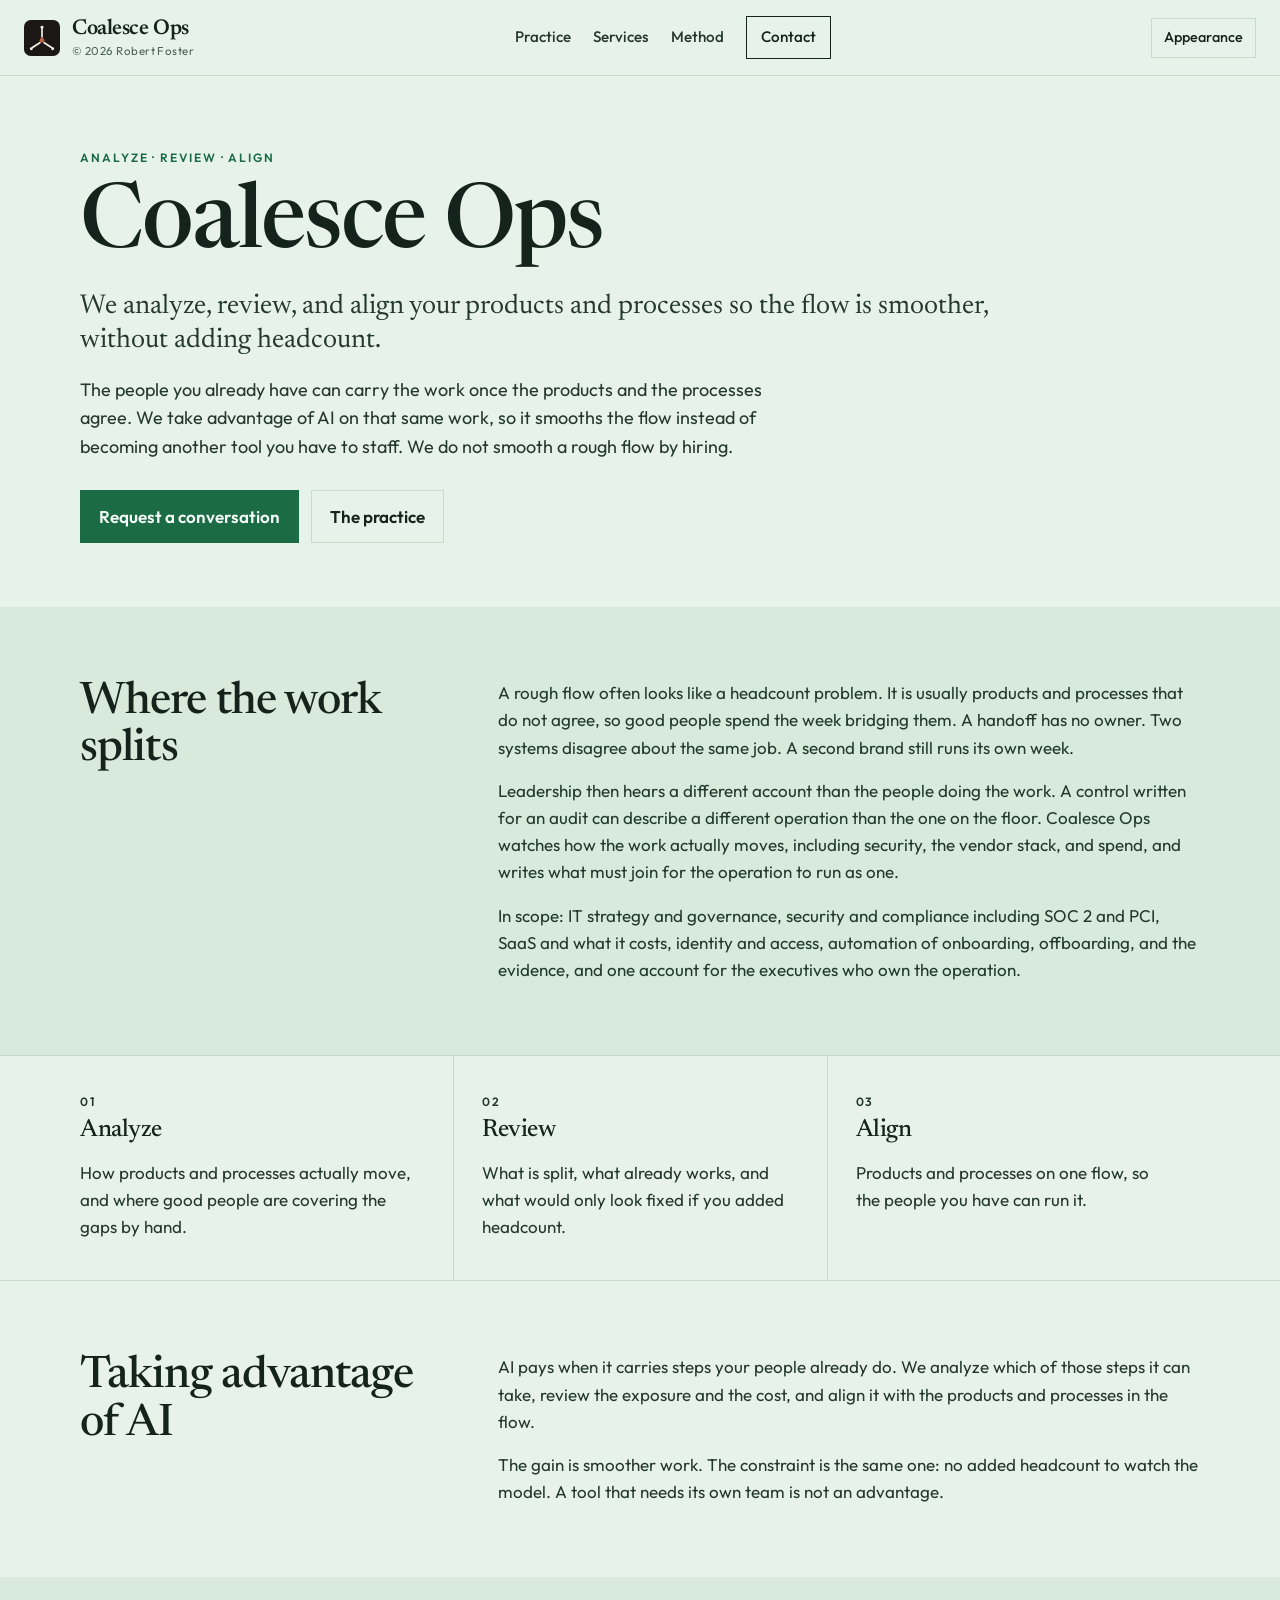
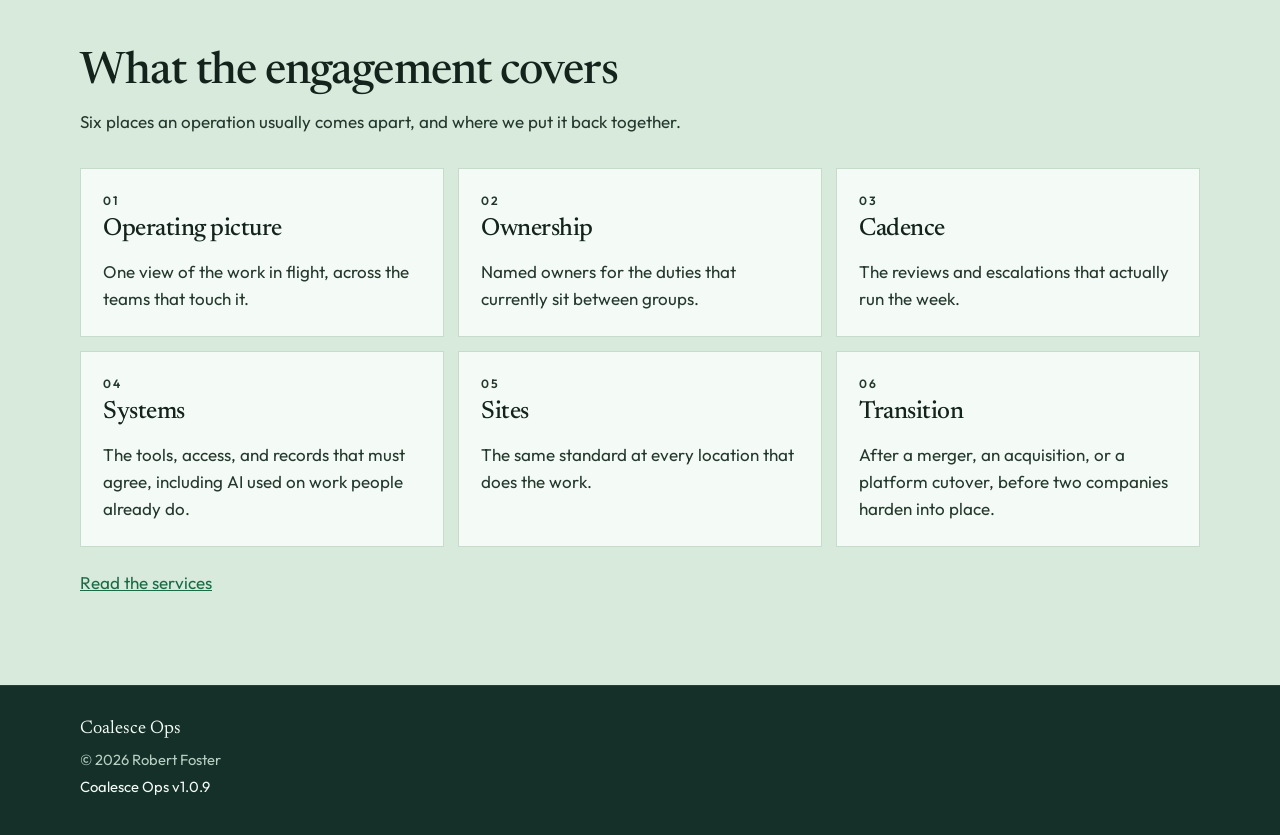
<file: index.html>
<!DOCTYPE html>
<html lang="en">
<head>
  <meta charset="utf-8" />
  <meta name="viewport" content="width=device-width, initial-scale=1" />
  <title>Coalesce Ops — Analyze, review, and align the flow</title>
  <meta name="description" content="Coalesce Ops analyzes, reviews, and aligns products, processes, and AI so the flow is smoother, without adding headcount." />
  <meta name="keywords" content="Coalesce Ops, analyze review align, products and processes, AI advantage, AI governance, smoother flow, no added headcount, SOC 2, PCI" />
  <meta name="theme-color" content="#e7f3ea" />
  <script>
    (function () {
      var key = "coalesceops-theme";
      var saved = null;
      try { localStorage.removeItem(key); } catch (e) {}
      try { saved = sessionStorage.getItem(key); } catch (e) {}
      var themes = { light: 1, dark: 1, "light-green": 1, "medium-green": 1, "dark-green": 1, "light-blue": 1, "medium-blue": 1, "dark-blue": 1, red: 1, "light-red": 1 };
      document.documentElement.setAttribute("data-theme", themes[saved] ? saved : "light-green");
    })();
  </script>
  <link rel="icon" href="assets/favicon.svg" type="image/svg+xml" />
  <link rel="preconnect" href="https://fonts.googleapis.com" />
  <link rel="preconnect" href="https://fonts.gstatic.com" crossorigin />
  <link href="https://fonts.googleapis.com/css2?family=Newsreader:opsz,wght@6..72,500;6..72,600&family=Outfit:wght@400;500;600&display=swap" rel="stylesheet" />
  <link rel="stylesheet" href="assets/site.css?v=1.0.9" />
</head>
<body>
  <a class="skip" href="#main">Skip to content</a>
  <header class="top">
    <a class="brand" href="index.html">
      <img src="assets/favicon.svg" width="36" height="36" alt="" />
      <span class="brand-text">
        <span class="brand-name">Coalesce Ops</span>
        <span class="brand-legal">© 2026 Robert Foster</span>
      </span>
    </a>
    <nav class="nav" aria-label="Primary">
      <a href="practice.html">Practice</a>
      <a href="services.html">Services</a>
      <a href="method.html">Method</a>
      <a class="nav-cta" href="contact.html">Contact</a>
    </nav>
    <div class="header-tools">
      <div class="settings">
        <button type="button" class="settings-btn" id="settings-toggle" aria-expanded="false" aria-controls="settings-panel">Appearance</button>
        <div class="settings-panel" id="settings-panel" hidden>
          <p class="settings-label" id="settings-label">Appearance</p>
          <div class="theme-list" role="radiogroup" aria-labelledby="settings-label">
            <button type="button" role="radio" data-theme="light" aria-checked="false">Light</button>
            <button type="button" role="radio" data-theme="dark" aria-checked="false">Dark</button>
            <button type="button" role="radio" data-theme="light-green" aria-checked="true">Light green</button>
            <button type="button" role="radio" data-theme="medium-green" aria-checked="false">Medium green</button>
            <button type="button" role="radio" data-theme="dark-green" aria-checked="false">Dark green</button>
            <button type="button" role="radio" data-theme="light-blue" aria-checked="false">Light blue</button>
            <button type="button" role="radio" data-theme="medium-blue" aria-checked="false">Medium blue</button>
            <button type="button" role="radio" data-theme="dark-blue" aria-checked="false">Dark blue</button>
            <button type="button" role="radio" data-theme="red" aria-checked="false">Red</button>
            <button type="button" role="radio" data-theme="light-red" aria-checked="false">Light red</button>
          </div>
        </div>
      </div>
      <button type="button" class="nav-toggle" id="nav-toggle" aria-expanded="false" aria-controls="nav-drawer" aria-label="Menu">
        <span></span><span></span>
      </button>
    </div>
  </header>
  <div class="nav-drawer" id="nav-drawer" hidden>
    <a href="practice.html">Practice</a>
    <a href="services.html">Services</a>
    <a href="method.html">Method</a>
    <a href="contact.html">Contact</a>
  </div>

  <main id="main">
    <section class="hero">
      <div class="wrap">
        <p class="eyebrow">Analyze · Review · Align</p>
        <h1>Coalesce Ops</h1>
        <p class="motto">We analyze, review, and align your products and processes so the flow is smoother, without adding headcount.</p>
        <p class="lede">The people you already have can carry the work once the products and the processes agree. We take advantage of AI on that same work, so it smooths the flow instead of becoming another tool you have to staff. We do not smooth a rough flow by hiring.</p>
        <div class="hero-cta">
          <a class="btn primary" href="contact.html">Request a conversation</a>
          <a class="btn ghost" href="practice.html">The practice</a>
        </div>
      </div>
    </section>

    <section class="band alt">
      <div class="wrap split">
        <h2>Where the work splits</h2>
        <div>
          <p>A rough flow often looks like a headcount problem. It is usually products and processes that do not agree, so good people spend the week bridging them. A handoff has no owner. Two systems disagree about the same job. A second brand still runs its own week.</p>
          <p>Leadership then hears a different account than the people doing the work. A control written for an audit can describe a different operation than the one on the floor. Coalesce Ops watches how the work actually moves, including security, the vendor stack, and spend, and writes what must join for the operation to run as one.</p>
          <p>In scope: IT strategy and governance, security and compliance including SOC 2 and PCI, SaaS and what it costs, identity and access, automation of onboarding, offboarding, and the evidence, and one account for the executives who own the operation.</p>
        </div>
      </div>
    </section>

    <section class="facts" aria-label="The standard">
      <div class="wrap facts-grid">
        <article>
          <p class="num">01</p>
          <h2>Analyze</h2>
          <p>How products and processes actually move, and where good people are covering the gaps by hand.</p>
        </article>
        <article>
          <p class="num">02</p>
          <h2>Review</h2>
          <p>What is split, what already works, and what would only look fixed if you added headcount.</p>
        </article>
        <article>
          <p class="num">03</p>
          <h2>Align</h2>
          <p>Products and processes on one flow, so the people you have can run it.</p>
        </article>
      </div>
    </section>

    <section class="band" id="ai">
      <div class="wrap split">
        <h2>Taking advantage of AI</h2>
        <div>
          <p>AI pays when it carries steps your people already do. We analyze which of those steps it can take, review the exposure and the cost, and align it with the products and processes in the flow.</p>
          <p>The gain is smoother work. The constraint is the same one: no added headcount to watch the model. A tool that needs its own team is not an advantage.</p>
        </div>
      </div>
    </section>

    <section class="band alt">
      <div class="wrap">
        <header class="section-head">
          <h2>What the engagement covers</h2>
          <p>Six places an operation usually comes apart, and where we put it back together.</p>
        </header>
        <div class="cards">
          <article class="card">
            <p class="num">01</p>
            <h3>Operating picture</h3>
            <p>One view of the work in flight, across the teams that touch it.</p>
          </article>
          <article class="card">
            <p class="num">02</p>
            <h3>Ownership</h3>
            <p>Named owners for the duties that currently sit between groups.</p>
          </article>
          <article class="card">
            <p class="num">03</p>
            <h3>Cadence</h3>
            <p>The reviews and escalations that actually run the week.</p>
          </article>
          <article class="card">
            <p class="num">04</p>
            <h3>Systems</h3>
            <p>The tools, access, and records that must agree, including AI used on work people already do.</p>
          </article>
          <article class="card">
            <p class="num">05</p>
            <h3>Sites</h3>
            <p>The same standard at every location that does the work.</p>
          </article>
          <article class="card">
            <p class="num">06</p>
            <h3>Transition</h3>
            <p>After a merger, an acquisition, or a platform cutover, before two companies harden into place.</p>
          </article>
        </div>
        <p class="section-link"><a href="services.html">Read the services</a></p>
      </div>
    </section>
  </main>

  <footer class="site-foot">
    <div class="wrap">
      <div class="foot-row">
        <div>
          <p class="foot-name">Coalesce Ops</p>
          <p class="foot-legal">© 2026 Robert Foster</p>
          <p class="foot-version">Coalesce Ops v1.0.9</p>
        </div>
      </div>
    </div>
  </footer>
  <script src="assets/site.js?v=1.0.9"></script>
</body>
</html>
</file>
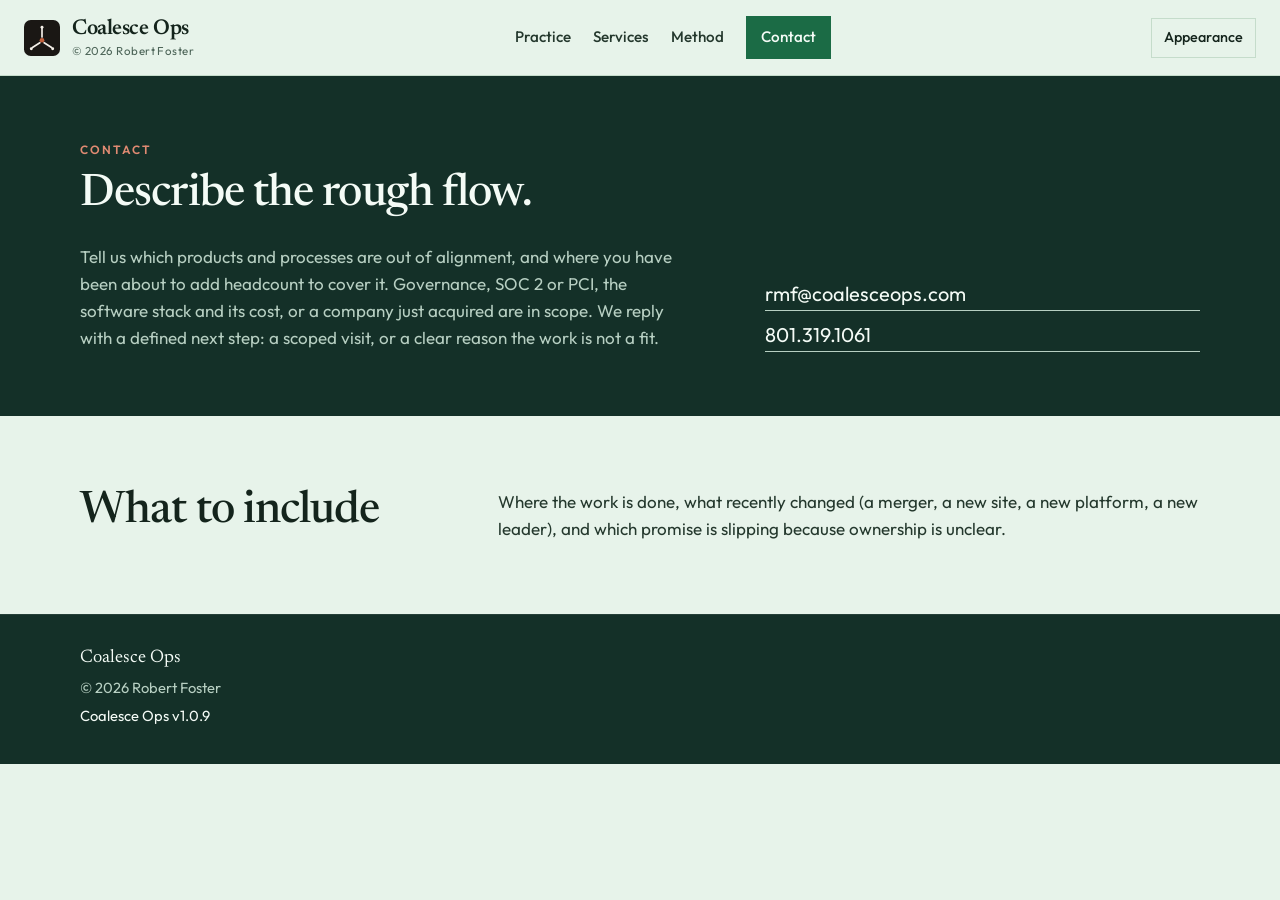
<file: contact.html>
<!DOCTYPE html>
<html lang="en">
<head>
  <meta charset="utf-8" />
  <meta name="viewport" content="width=device-width, initial-scale=1" />
  <title>Contact — Coalesce Ops</title>
  <meta name="description" content="Contact Coalesce Ops to analyze, review, and align products and processes so the flow is smoother, without added headcount." />
  <meta name="keywords" content="contact Coalesce Ops, analyze review align, products and processes, smoother flow, no added headcount, SOC 2, PCI" />
  <meta name="theme-color" content="#e7f3ea" />
  <script>
    (function () {
      var key = "coalesceops-theme";
      var saved = null;
      try { localStorage.removeItem(key); } catch (e) {}
      try { saved = sessionStorage.getItem(key); } catch (e) {}
      var themes = { light: 1, dark: 1, "light-green": 1, "medium-green": 1, "dark-green": 1, "light-blue": 1, "medium-blue": 1, "dark-blue": 1, red: 1, "light-red": 1 };
      document.documentElement.setAttribute("data-theme", themes[saved] ? saved : "light-green");
    })();
  </script>
  <link rel="icon" href="assets/favicon.svg" type="image/svg+xml" />
  <link rel="preconnect" href="https://fonts.googleapis.com" />
  <link rel="preconnect" href="https://fonts.gstatic.com" crossorigin />
  <link href="https://fonts.googleapis.com/css2?family=Newsreader:opsz,wght@6..72,500;6..72,600&family=Outfit:wght@400;500;600&display=swap" rel="stylesheet" />
  <link rel="stylesheet" href="assets/site.css?v=1.0.9" />
</head>
<body>
  <a class="skip" href="#main">Skip to content</a>
  <header class="top">
    <a class="brand" href="index.html">
      <img src="assets/favicon.svg" width="36" height="36" alt="" />
      <span class="brand-text">
        <span class="brand-name">Coalesce Ops</span>
        <span class="brand-legal">© 2026 Robert Foster</span>
      </span>
    </a>
    <nav class="nav" aria-label="Primary">
      <a href="practice.html">Practice</a>
      <a href="services.html">Services</a>
      <a href="method.html">Method</a>
      <a class="nav-cta" href="contact.html" aria-current="page">Contact</a>
    </nav>
    <div class="header-tools">
      <div class="settings">
        <button type="button" class="settings-btn" id="settings-toggle" aria-expanded="false" aria-controls="settings-panel">Appearance</button>
        <div class="settings-panel" id="settings-panel" hidden>
          <p class="settings-label" id="settings-label">Appearance</p>
          <div class="theme-list" role="radiogroup" aria-labelledby="settings-label">
            <button type="button" role="radio" data-theme="light" aria-checked="false">Light</button>
            <button type="button" role="radio" data-theme="dark" aria-checked="false">Dark</button>
            <button type="button" role="radio" data-theme="light-green" aria-checked="true">Light green</button>
            <button type="button" role="radio" data-theme="medium-green" aria-checked="false">Medium green</button>
            <button type="button" role="radio" data-theme="dark-green" aria-checked="false">Dark green</button>
            <button type="button" role="radio" data-theme="light-blue" aria-checked="false">Light blue</button>
            <button type="button" role="radio" data-theme="medium-blue" aria-checked="false">Medium blue</button>
            <button type="button" role="radio" data-theme="dark-blue" aria-checked="false">Dark blue</button>
            <button type="button" role="radio" data-theme="red" aria-checked="false">Red</button>
            <button type="button" role="radio" data-theme="light-red" aria-checked="false">Light red</button>
          </div>
        </div>
      </div>
      <button type="button" class="nav-toggle" id="nav-toggle" aria-expanded="false" aria-controls="nav-drawer" aria-label="Menu">
        <span></span><span></span>
      </button>
    </div>
  </header>
  <div class="nav-drawer" id="nav-drawer" hidden>
    <a href="practice.html">Practice</a>
    <a href="services.html">Services</a>
    <a href="method.html">Method</a>
    <a href="contact.html" aria-current="page">Contact</a>
  </div>

  <main id="main">
    <section class="contact-band">
      <div class="wrap contact-grid">
        <div>
          <p class="eyebrow">Contact</p>
          <h2>Describe the rough flow.</h2>
          <p>Tell us which products and processes are out of alignment, and where you have been about to add headcount to cover it. Governance, SOC 2 or PCI, the software stack and its cost, or a company just acquired are in scope. We reply with a defined next step: a scoped visit, or a clear reason the work is not a fit.</p>
        </div>
        <address>
          <a href="mailto:rmf@coalesceops.com">rmf@coalesceops.com</a>
          <a href="tel:+18013191061">801.319.1061</a>
        </address>
      </div>
    </section>
    <section class="band">
      <div class="wrap split">
        <h2>What to include</h2>
        <div class="prose">
          <p>Where the work is done, what recently changed (a merger, a new site, a new platform, a new leader), and which promise is slipping because ownership is unclear.</p>
        </div>
      </div>
    </section>
  </main>

  <footer class="site-foot">
    <div class="wrap">
      <div class="foot-row">
        <div>
          <p class="foot-name">Coalesce Ops</p>
          <p class="foot-legal">© 2026 Robert Foster</p>
          <p class="foot-version">Coalesce Ops v1.0.9</p>
        </div>
      </div>
    </div>
  </footer>
  <script src="assets/site.js?v=1.0.9"></script>
</body>
</html>
</file>
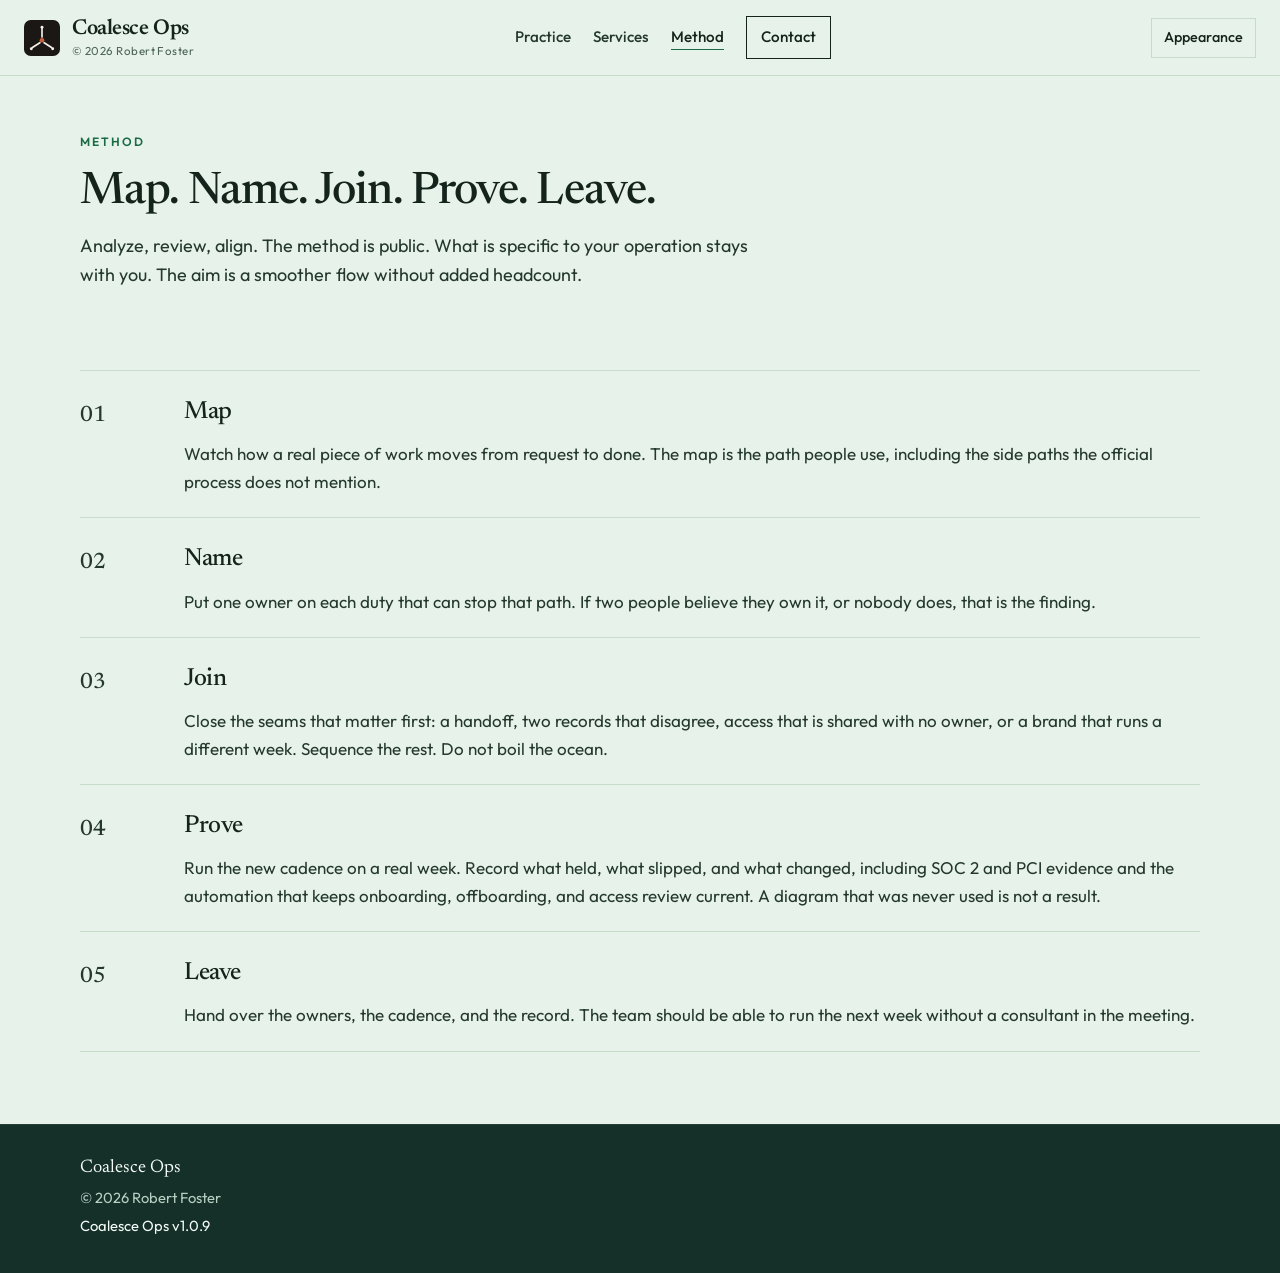
<file: method.html>
<!DOCTYPE html>
<html lang="en">
<head>
  <meta charset="utf-8" />
  <meta name="viewport" content="width=device-width, initial-scale=1" />
  <title>Method — Coalesce Ops</title>
  <meta name="description" content="The Coalesce Ops method analyzes, reviews, and aligns products and processes so the flow is smoother, without added headcount." />
  <meta name="keywords" content="Coalesce Ops method, analyze review align, smoother flow, no added headcount, compliance evidence, SOC 2, PCI, process automation" />
  <meta name="theme-color" content="#e7f3ea" />
  <script>
    (function () {
      var key = "coalesceops-theme";
      var saved = null;
      try { localStorage.removeItem(key); } catch (e) {}
      try { saved = sessionStorage.getItem(key); } catch (e) {}
      var themes = { light: 1, dark: 1, "light-green": 1, "medium-green": 1, "dark-green": 1, "light-blue": 1, "medium-blue": 1, "dark-blue": 1, red: 1, "light-red": 1 };
      document.documentElement.setAttribute("data-theme", themes[saved] ? saved : "light-green");
    })();
  </script>
  <link rel="icon" href="assets/favicon.svg" type="image/svg+xml" />
  <link rel="preconnect" href="https://fonts.googleapis.com" />
  <link rel="preconnect" href="https://fonts.gstatic.com" crossorigin />
  <link href="https://fonts.googleapis.com/css2?family=Newsreader:opsz,wght@6..72,500;6..72,600&family=Outfit:wght@400;500;600&display=swap" rel="stylesheet" />
  <link rel="stylesheet" href="assets/site.css?v=1.0.9" />
</head>
<body>
  <a class="skip" href="#main">Skip to content</a>
  <header class="top">
    <a class="brand" href="index.html">
      <img src="assets/favicon.svg" width="36" height="36" alt="" />
      <span class="brand-text">
        <span class="brand-name">Coalesce Ops</span>
        <span class="brand-legal">© 2026 Robert Foster</span>
      </span>
    </a>
    <nav class="nav" aria-label="Primary">
      <a href="practice.html">Practice</a>
      <a href="services.html">Services</a>
      <a href="method.html" aria-current="page">Method</a>
      <a class="nav-cta" href="contact.html">Contact</a>
    </nav>
    <div class="header-tools">
      <div class="settings">
        <button type="button" class="settings-btn" id="settings-toggle" aria-expanded="false" aria-controls="settings-panel">Appearance</button>
        <div class="settings-panel" id="settings-panel" hidden>
          <p class="settings-label" id="settings-label">Appearance</p>
          <div class="theme-list" role="radiogroup" aria-labelledby="settings-label">
            <button type="button" role="radio" data-theme="light" aria-checked="false">Light</button>
            <button type="button" role="radio" data-theme="dark" aria-checked="false">Dark</button>
            <button type="button" role="radio" data-theme="light-green" aria-checked="true">Light green</button>
            <button type="button" role="radio" data-theme="medium-green" aria-checked="false">Medium green</button>
            <button type="button" role="radio" data-theme="dark-green" aria-checked="false">Dark green</button>
            <button type="button" role="radio" data-theme="light-blue" aria-checked="false">Light blue</button>
            <button type="button" role="radio" data-theme="medium-blue" aria-checked="false">Medium blue</button>
            <button type="button" role="radio" data-theme="dark-blue" aria-checked="false">Dark blue</button>
            <button type="button" role="radio" data-theme="red" aria-checked="false">Red</button>
            <button type="button" role="radio" data-theme="light-red" aria-checked="false">Light red</button>
          </div>
        </div>
      </div>
      <button type="button" class="nav-toggle" id="nav-toggle" aria-expanded="false" aria-controls="nav-drawer" aria-label="Menu">
        <span></span><span></span>
      </button>
    </div>
  </header>
  <div class="nav-drawer" id="nav-drawer" hidden>
    <a href="practice.html">Practice</a>
    <a href="services.html">Services</a>
    <a href="method.html" aria-current="page">Method</a>
    <a href="contact.html">Contact</a>
  </div>

  <main id="main">
    <header class="page-head">
      <div class="wrap">
        <p class="eyebrow">Method</p>
        <h1>Map. Name. Join. Prove. Leave.</h1>
        <p class="lede">Analyze, review, align. The method is public. What is specific to your operation stays with you. The aim is a smoother flow without added headcount.</p>
      </div>
    </header>

    <section class="band">
      <div class="wrap">
        <ol class="steps">
          <li>
            <p class="num">01</p>
            <div>
              <h3>Map</h3>
              <p>Watch how a real piece of work moves from request to done. The map is the path people use, including the side paths the official process does not mention.</p>
            </div>
          </li>
          <li>
            <p class="num">02</p>
            <div>
              <h3>Name</h3>
              <p>Put one owner on each duty that can stop that path. If two people believe they own it, or nobody does, that is the finding.</p>
            </div>
          </li>
          <li>
            <p class="num">03</p>
            <div>
              <h3>Join</h3>
              <p>Close the seams that matter first: a handoff, two records that disagree, access that is shared with no owner, or a brand that runs a different week. Sequence the rest. Do not boil the ocean.</p>
            </div>
          </li>
          <li>
            <p class="num">04</p>
            <div>
              <h3>Prove</h3>
              <p>Run the new cadence on a real week. Record what held, what slipped, and what changed, including SOC 2 and PCI evidence and the automation that keeps onboarding, offboarding, and access review current. A diagram that was never used is not a result.</p>
            </div>
          </li>
          <li>
            <p class="num">05</p>
            <div>
              <h3>Leave</h3>
              <p>Hand over the owners, the cadence, and the record. The team should be able to run the next week without a consultant in the meeting.</p>
            </div>
          </li>
        </ol>
      </div>
    </section>
  </main>

  <footer class="site-foot">
    <div class="wrap">
      <div class="foot-row">
        <div>
          <p class="foot-name">Coalesce Ops</p>
          <p class="foot-legal">© 2026 Robert Foster</p>
          <p class="foot-version">Coalesce Ops v1.0.9</p>
        </div>
      </div>
    </div>
  </footer>
  <script src="assets/site.js?v=1.0.9"></script>
</body>
</html>
</file>
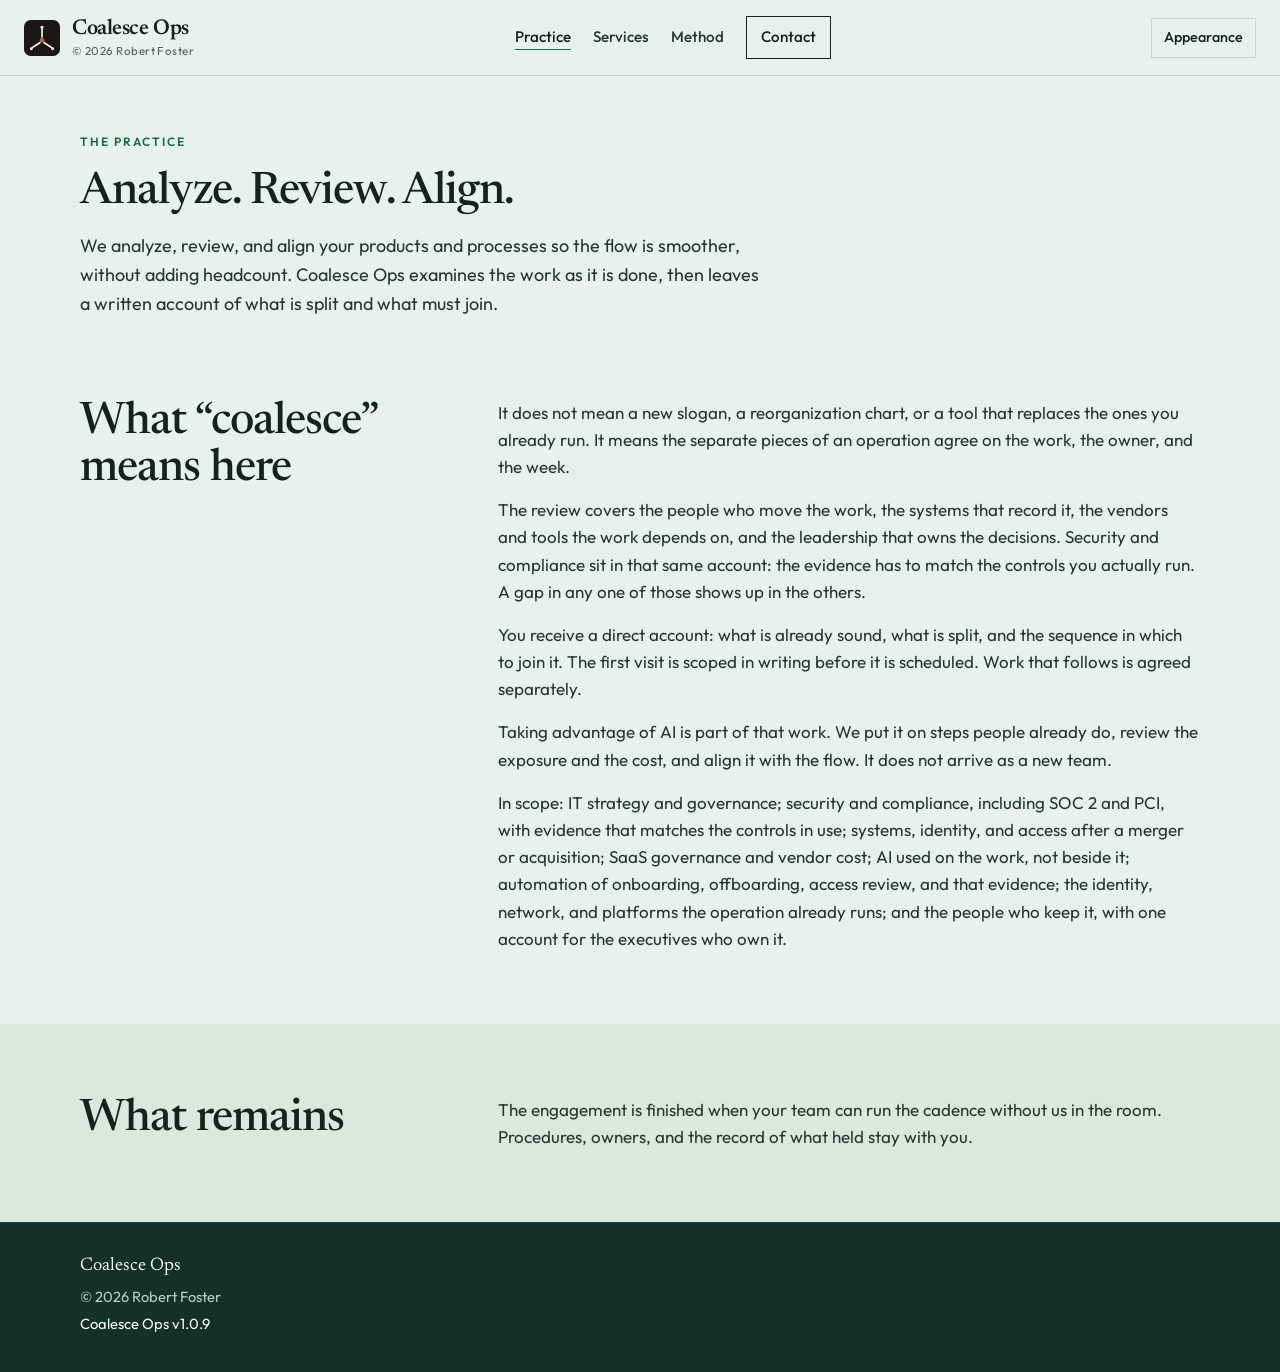
<file: practice.html>
<!DOCTYPE html>
<html lang="en">
<head>
  <meta charset="utf-8" />
  <meta name="viewport" content="width=device-width, initial-scale=1" />
  <title>The practice — Coalesce Ops</title>
  <meta name="description" content="Coalesce Ops analyzes, reviews, and aligns your products, processes, and AI so the flow is smoother, without added headcount." />
  <meta name="keywords" content="Coalesce Ops, analyze review align, products and processes, AI advantage, AI governance, smoother flow, no added headcount, SOC 2, PCI, team leadership" />
  <meta name="theme-color" content="#e7f3ea" />
  <script>
    (function () {
      var key = "coalesceops-theme";
      var saved = null;
      try { localStorage.removeItem(key); } catch (e) {}
      try { saved = sessionStorage.getItem(key); } catch (e) {}
      var themes = { light: 1, dark: 1, "light-green": 1, "medium-green": 1, "dark-green": 1, "light-blue": 1, "medium-blue": 1, "dark-blue": 1, red: 1, "light-red": 1 };
      document.documentElement.setAttribute("data-theme", themes[saved] ? saved : "light-green");
    })();
  </script>
  <link rel="icon" href="assets/favicon.svg" type="image/svg+xml" />
  <link rel="preconnect" href="https://fonts.googleapis.com" />
  <link rel="preconnect" href="https://fonts.gstatic.com" crossorigin />
  <link href="https://fonts.googleapis.com/css2?family=Newsreader:opsz,wght@6..72,500;6..72,600&family=Outfit:wght@400;500;600&display=swap" rel="stylesheet" />
  <link rel="stylesheet" href="assets/site.css?v=1.0.9" />
</head>
<body>
  <a class="skip" href="#main">Skip to content</a>
  <header class="top">
    <a class="brand" href="index.html">
      <img src="assets/favicon.svg" width="36" height="36" alt="" />
      <span class="brand-text">
        <span class="brand-name">Coalesce Ops</span>
        <span class="brand-legal">© 2026 Robert Foster</span>
      </span>
    </a>
    <nav class="nav" aria-label="Primary">
      <a href="practice.html" aria-current="page">Practice</a>
      <a href="services.html">Services</a>
      <a href="method.html">Method</a>
      <a class="nav-cta" href="contact.html">Contact</a>
    </nav>
    <div class="header-tools">
      <div class="settings">
        <button type="button" class="settings-btn" id="settings-toggle" aria-expanded="false" aria-controls="settings-panel">Appearance</button>
        <div class="settings-panel" id="settings-panel" hidden>
          <p class="settings-label" id="settings-label">Appearance</p>
          <div class="theme-list" role="radiogroup" aria-labelledby="settings-label">
            <button type="button" role="radio" data-theme="light" aria-checked="false">Light</button>
            <button type="button" role="radio" data-theme="dark" aria-checked="false">Dark</button>
            <button type="button" role="radio" data-theme="light-green" aria-checked="true">Light green</button>
            <button type="button" role="radio" data-theme="medium-green" aria-checked="false">Medium green</button>
            <button type="button" role="radio" data-theme="dark-green" aria-checked="false">Dark green</button>
            <button type="button" role="radio" data-theme="light-blue" aria-checked="false">Light blue</button>
            <button type="button" role="radio" data-theme="medium-blue" aria-checked="false">Medium blue</button>
            <button type="button" role="radio" data-theme="dark-blue" aria-checked="false">Dark blue</button>
            <button type="button" role="radio" data-theme="red" aria-checked="false">Red</button>
            <button type="button" role="radio" data-theme="light-red" aria-checked="false">Light red</button>
          </div>
        </div>
      </div>
      <button type="button" class="nav-toggle" id="nav-toggle" aria-expanded="false" aria-controls="nav-drawer" aria-label="Menu">
        <span></span><span></span>
      </button>
    </div>
  </header>
  <div class="nav-drawer" id="nav-drawer" hidden>
    <a href="practice.html" aria-current="page">Practice</a>
    <a href="services.html">Services</a>
    <a href="method.html">Method</a>
    <a href="contact.html">Contact</a>
  </div>

  <main id="main">
    <header class="page-head">
      <div class="wrap">
        <p class="eyebrow">The practice</p>
        <h1>Analyze. Review. Align.</h1>
        <p class="lede">We analyze, review, and align your products and processes so the flow is smoother, without adding headcount. Coalesce Ops examines the work as it is done, then leaves a written account of what is split and what must join.</p>
      </div>
    </header>

    <section class="band">
      <div class="wrap split">
        <h2>What “coalesce” means here</h2>
        <div class="prose">
          <p>It does not mean a new slogan, a reorganization chart, or a tool that replaces the ones you already run. It means the separate pieces of an operation agree on the work, the owner, and the week.</p>
          <p>The review covers the people who move the work, the systems that record it, the vendors and tools the work depends on, and the leadership that owns the decisions. Security and compliance sit in that same account: the evidence has to match the controls you actually run. A gap in any one of those shows up in the others.</p>
          <p>You receive a direct account: what is already sound, what is split, and the sequence in which to join it. The first visit is scoped in writing before it is scheduled. Work that follows is agreed separately.</p>
          <p>Taking advantage of AI is part of that work. We put it on steps people already do, review the exposure and the cost, and align it with the flow. It does not arrive as a new team.</p>
          <p>In scope: IT strategy and governance; security and compliance, including SOC 2 and PCI, with evidence that matches the controls in use; systems, identity, and access after a merger or acquisition; SaaS governance and vendor cost; AI used on the work, not beside it; automation of onboarding, offboarding, access review, and that evidence; the identity, network, and platforms the operation already runs; and the people who keep it, with one account for the executives who own it.</p>
        </div>
      </div>
    </section>

    <section class="band alt">
      <div class="wrap split">
        <h2>What remains</h2>
        <div class="prose">
          <p>The engagement is finished when your team can run the cadence without us in the room. Procedures, owners, and the record of what held stay with you.</p>
        </div>
      </div>
    </section>
  </main>

  <footer class="site-foot">
    <div class="wrap">
      <div class="foot-row">
        <div>
          <p class="foot-name">Coalesce Ops</p>
          <p class="foot-legal">© 2026 Robert Foster</p>
          <p class="foot-version">Coalesce Ops v1.0.9</p>
        </div>
      </div>
    </div>
  </footer>
  <script src="assets/site.js?v=1.0.9"></script>
</body>
</html>
</file>
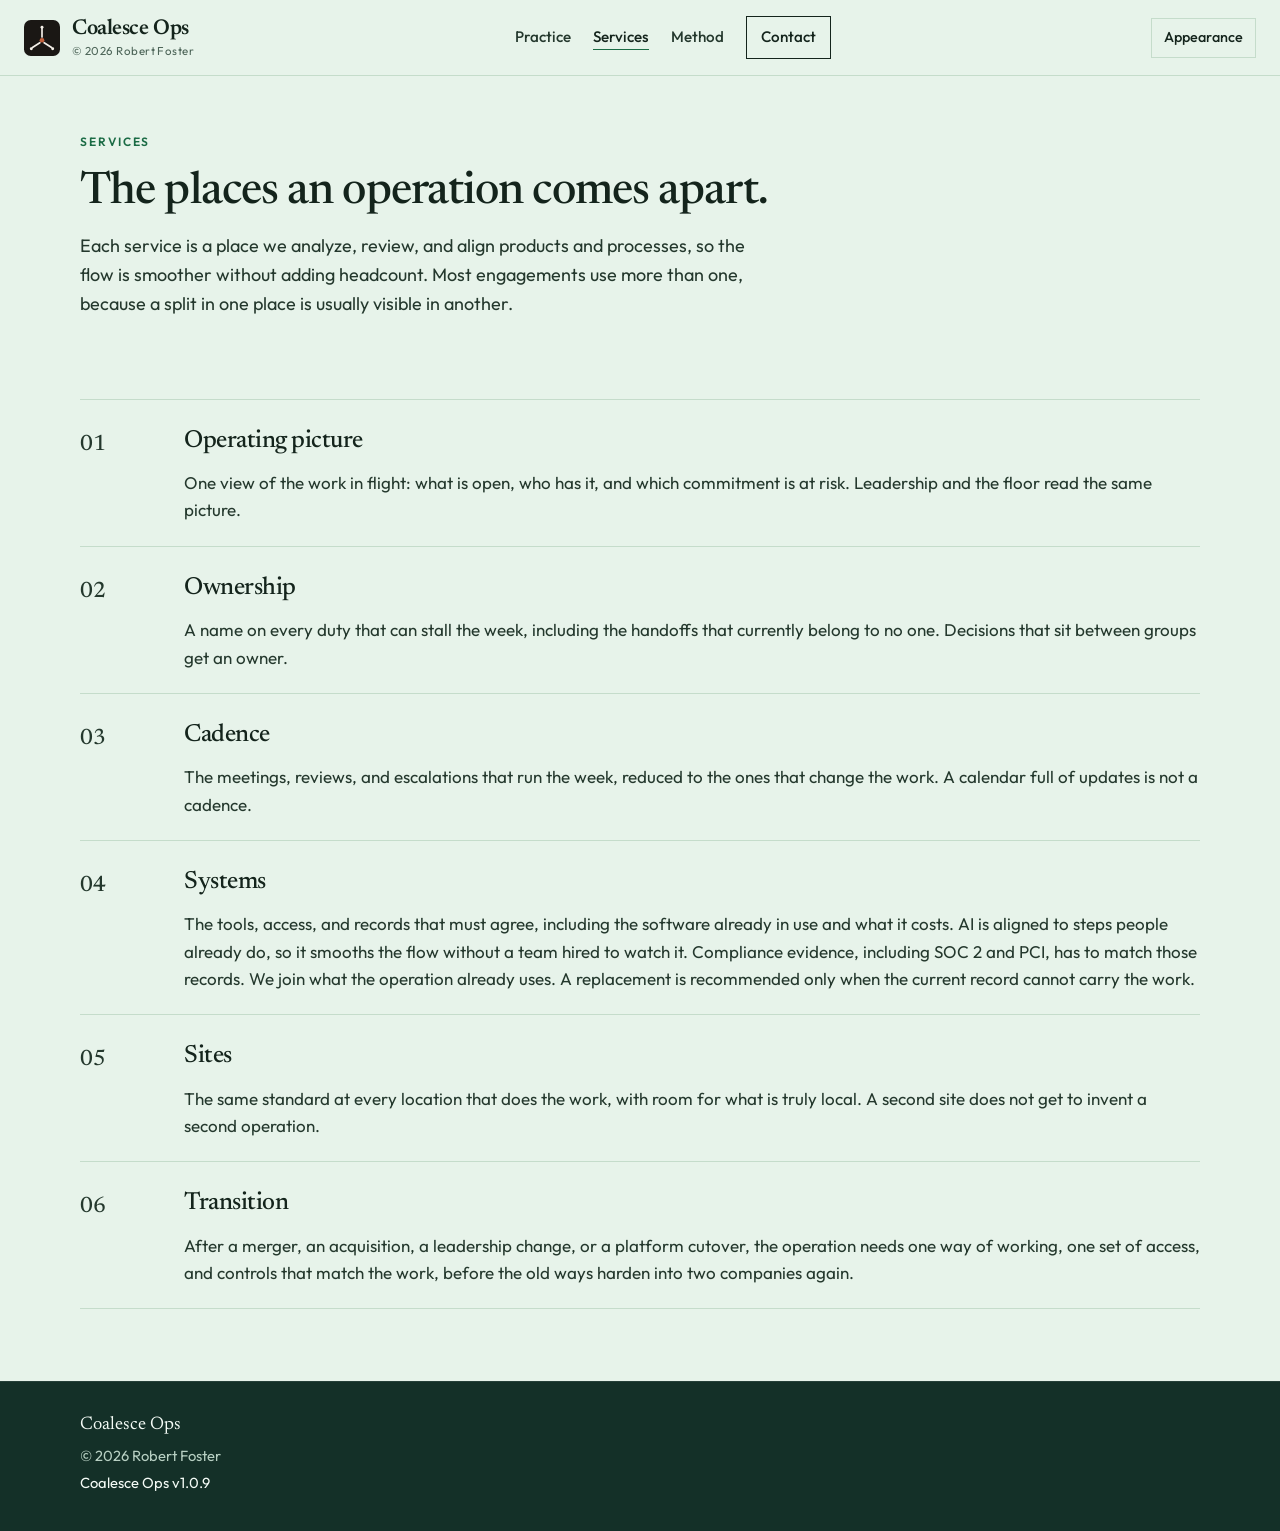
<file: services.html>
<!DOCTYPE html>
<html lang="en">
<head>
  <meta charset="utf-8" />
  <meta name="viewport" content="width=device-width, initial-scale=1" />
  <title>Services — Coalesce Ops</title>
  <meta name="description" content="Coalesce Ops analyzes, reviews, and aligns products and processes, including access, cost, and SOC 2 and PCI, without added headcount." />
  <meta name="keywords" content="Coalesce Ops, analyze review align, products and processes, AI advantage, AI governance, smoother flow, no added headcount, SOC 2, PCI, SaaS governance" />
  <meta name="theme-color" content="#e7f3ea" />
  <script>
    (function () {
      var key = "coalesceops-theme";
      var saved = null;
      try { localStorage.removeItem(key); } catch (e) {}
      try { saved = sessionStorage.getItem(key); } catch (e) {}
      var themes = { light: 1, dark: 1, "light-green": 1, "medium-green": 1, "dark-green": 1, "light-blue": 1, "medium-blue": 1, "dark-blue": 1, red: 1, "light-red": 1 };
      document.documentElement.setAttribute("data-theme", themes[saved] ? saved : "light-green");
    })();
  </script>
  <link rel="icon" href="assets/favicon.svg" type="image/svg+xml" />
  <link rel="preconnect" href="https://fonts.googleapis.com" />
  <link rel="preconnect" href="https://fonts.gstatic.com" crossorigin />
  <link href="https://fonts.googleapis.com/css2?family=Newsreader:opsz,wght@6..72,500;6..72,600&family=Outfit:wght@400;500;600&display=swap" rel="stylesheet" />
  <link rel="stylesheet" href="assets/site.css?v=1.0.9" />
</head>
<body>
  <a class="skip" href="#main">Skip to content</a>
  <header class="top">
    <a class="brand" href="index.html">
      <img src="assets/favicon.svg" width="36" height="36" alt="" />
      <span class="brand-text">
        <span class="brand-name">Coalesce Ops</span>
        <span class="brand-legal">© 2026 Robert Foster</span>
      </span>
    </a>
    <nav class="nav" aria-label="Primary">
      <a href="practice.html">Practice</a>
      <a href="services.html" aria-current="page">Services</a>
      <a href="method.html">Method</a>
      <a class="nav-cta" href="contact.html">Contact</a>
    </nav>
    <div class="header-tools">
      <div class="settings">
        <button type="button" class="settings-btn" id="settings-toggle" aria-expanded="false" aria-controls="settings-panel">Appearance</button>
        <div class="settings-panel" id="settings-panel" hidden>
          <p class="settings-label" id="settings-label">Appearance</p>
          <div class="theme-list" role="radiogroup" aria-labelledby="settings-label">
            <button type="button" role="radio" data-theme="light" aria-checked="false">Light</button>
            <button type="button" role="radio" data-theme="dark" aria-checked="false">Dark</button>
            <button type="button" role="radio" data-theme="light-green" aria-checked="true">Light green</button>
            <button type="button" role="radio" data-theme="medium-green" aria-checked="false">Medium green</button>
            <button type="button" role="radio" data-theme="dark-green" aria-checked="false">Dark green</button>
            <button type="button" role="radio" data-theme="light-blue" aria-checked="false">Light blue</button>
            <button type="button" role="radio" data-theme="medium-blue" aria-checked="false">Medium blue</button>
            <button type="button" role="radio" data-theme="dark-blue" aria-checked="false">Dark blue</button>
            <button type="button" role="radio" data-theme="red" aria-checked="false">Red</button>
            <button type="button" role="radio" data-theme="light-red" aria-checked="false">Light red</button>
          </div>
        </div>
      </div>
      <button type="button" class="nav-toggle" id="nav-toggle" aria-expanded="false" aria-controls="nav-drawer" aria-label="Menu">
        <span></span><span></span>
      </button>
    </div>
  </header>
  <div class="nav-drawer" id="nav-drawer" hidden>
    <a href="practice.html">Practice</a>
    <a href="services.html" aria-current="page">Services</a>
    <a href="method.html">Method</a>
    <a href="contact.html">Contact</a>
  </div>

  <main id="main">
    <header class="page-head">
      <div class="wrap">
        <p class="eyebrow">Services</p>
        <h1>The places an operation comes apart.</h1>
        <p class="lede">Each service is a place we analyze, review, and align products and processes, so the flow is smoother without adding headcount. Most engagements use more than one, because a split in one place is usually visible in another.</p>
      </div>
    </header>

    <section class="band">
      <div class="wrap">
        <ol class="steps">
          <li id="picture">
            <p class="num">01</p>
            <div>
              <h3>Operating picture</h3>
              <p>One view of the work in flight: what is open, who has it, and which commitment is at risk. Leadership and the floor read the same picture.</p>
            </div>
          </li>
          <li id="ownership">
            <p class="num">02</p>
            <div>
              <h3>Ownership</h3>
              <p>A name on every duty that can stall the week, including the handoffs that currently belong to no one. Decisions that sit between groups get an owner.</p>
            </div>
          </li>
          <li id="cadence">
            <p class="num">03</p>
            <div>
              <h3>Cadence</h3>
              <p>The meetings, reviews, and escalations that run the week, reduced to the ones that change the work. A calendar full of updates is not a cadence.</p>
            </div>
          </li>
          <li id="systems">
            <p class="num">04</p>
            <div>
              <h3>Systems</h3>
              <p>The tools, access, and records that must agree, including the software already in use and what it costs. AI is aligned to steps people already do, so it smooths the flow without a team hired to watch it. Compliance evidence, including SOC 2 and PCI, has to match those records. We join what the operation already uses. A replacement is recommended only when the current record cannot carry the work.</p>
            </div>
          </li>
          <li id="sites">
            <p class="num">05</p>
            <div>
              <h3>Sites</h3>
              <p>The same standard at every location that does the work, with room for what is truly local. A second site does not get to invent a second operation.</p>
            </div>
          </li>
          <li id="transition">
            <p class="num">06</p>
            <div>
              <h3>Transition</h3>
              <p>After a merger, an acquisition, a leadership change, or a platform cutover, the operation needs one way of working, one set of access, and controls that match the work, before the old ways harden into two companies again.</p>
            </div>
          </li>
        </ol>
      </div>
    </section>
  </main>

  <footer class="site-foot">
    <div class="wrap">
      <div class="foot-row">
        <div>
          <p class="foot-name">Coalesce Ops</p>
          <p class="foot-legal">© 2026 Robert Foster</p>
          <p class="foot-version">Coalesce Ops v1.0.9</p>
        </div>
      </div>
    </div>
  </footer>
  <script src="assets/site.js?v=1.0.9"></script>
</body>
</html>
</file>
<file: assets/site.css>
html[data-theme="light"] {
  --paper: #f3efe8;
  --surface: #fbf8f3;
  --ink: #1a1714;
  --ink-soft: #3a342e;
  --muted: #6d655c;
  --line: #ddd4c8;
  --accent: #9a3f2a;
  --accent-hot: #7c3120;
  --btn: #1a1714;
  --btn-text: #f6f1ea;
  --header: rgba(243, 239, 232, 0.92);
  --card: #fbf8f3;
  --band: #e9e2d6;
  --foot: #1a1714;
  --foot-ink: #f6f1ea;
  --foot-muted: #c9bfb2;
  --theme-color: #f3efe8;
}

html[data-theme="dark"] {
  --paper: #12100e;
  --surface: #1b1815;
  --ink: #f4efe8;
  --ink-soft: #ddd4c8;
  --muted: #a89d90;
  --line: #322c26;
  --accent: #e08a72;
  --accent-hot: #f0b5a4;
  --btn: #e08a72;
  --btn-text: #1a1210;
  --header: rgba(18, 16, 14, 0.92);
  --card: #1b1815;
  --band: #1b1815;
  --foot: #0c0b0a;
  --foot-ink: #f4efe8;
  --foot-muted: #a89d90;
  --theme-color: #12100e;
}

:root,
html[data-theme="light-green"] {
  --paper: #e7f3ea;
  --surface: #f4fbf6;
  --ink: #14241c;
  --ink-soft: #24382d;
  --muted: #4d6558;
  --line: #c5dccb;
  --accent: #1b6b45;
  --accent-hot: #145536;
  --btn: #1b6b45;
  --btn-text: #f4fbf6;
  --header: rgba(231, 243, 234, 0.94);
  --card: #f4fbf6;
  --band: #d7eadc;
  --foot: #143028;
  --foot-ink: #f4fbf6;
  --foot-muted: #b7cfc2;
  --theme-color: #e7f3ea;
}

html[data-theme="medium-green"] {
  --paper: #1f6b45;
  --surface: #278556;
  --ink: #f4fbf6;
  --ink-soft: #d7eadf;
  --muted: #d5eadc;
  --line: #4d9a72;
  --accent: #d7f0e3;
  --accent-hot: #ffffff;
  --btn: #d7f0e3;
  --btn-text: #0e2a1c;
  --header: rgba(31, 107, 69, 0.94);
  --card: #278556;
  --band: #1a5c3b;
  --foot: #0e2a1c;
  --foot-ink: #f4fbf6;
  --foot-muted: #c5dfd0;
  --theme-color: #1f6b45;
}

html[data-theme="dark-green"] {
  --paper: #0e1c16;
  --surface: #15281f;
  --ink: #e7f3ec;
  --ink-soft: #c5dccd;
  --muted: #8eaa9c;
  --line: #2a4638;
  --accent: #8fceb0;
  --accent-hot: #c8e8d6;
  --btn: #2f6b56;
  --btn-text: #f4faf6;
  --header: rgba(14, 28, 22, 0.94);
  --card: #15281f;
  --band: #12241c;
  --foot: #081410;
  --foot-ink: #f4faf6;
  --foot-muted: #8eaa9c;
  --theme-color: #0e1c16;
}

html[data-theme="light-blue"] {
  --paper: #e7f1f8;
  --surface: #f5fafc;
  --ink: #152433;
  --ink-soft: #2c4154;
  --muted: #5a7082;
  --line: #c5d7e6;
  --accent: #1d4e89;
  --accent-hot: #163a66;
  --btn: #1d4e89;
  --btn-text: #f5fafc;
  --header: rgba(231, 241, 248, 0.94);
  --card: #f5fafc;
  --band: #d5e6f2;
  --foot: #152433;
  --foot-ink: #f5fafc;
  --foot-muted: #b7c9d8;
  --theme-color: #e7f1f8;
}

html[data-theme="medium-blue"] {
  --paper: #1f5c96;
  --surface: #2770b0;
  --ink: #f4f8fc;
  --ink-soft: #d7e6f4;
  --muted: #d5e6f5;
  --line: #4d8bc4;
  --accent: #d6ebfa;
  --accent-hot: #ffffff;
  --btn: #d6ebfa;
  --btn-text: #0e2a44;
  --header: rgba(31, 92, 150, 0.94);
  --card: #2770b0;
  --band: #1a5084;
  --foot: #0e2a44;
  --foot-ink: #f4f8fc;
  --foot-muted: #c5d7e8;
  --theme-color: #1f5c96;
}

html[data-theme="dark-blue"] {
  --paper: #0e1a2b;
  --surface: #15263d;
  --ink: #eef4fb;
  --ink-soft: #d0dce8;
  --muted: #93a8be;
  --line: #2a4260;
  --accent: #9fd0f2;
  --accent-hot: #d6ebfa;
  --btn: #3d7ab8;
  --btn-text: #f4f7fb;
  --header: rgba(14, 26, 43, 0.94);
  --card: #15263d;
  --band: #122033;
  --foot: #0a1422;
  --foot-ink: #f4f7fb;
  --foot-muted: #93a8be;
  --theme-color: #0e1a2b;
}

html[data-theme="red"] {
  --paper: #2a1214;
  --surface: #3a1a1d;
  --ink: #fbeeed;
  --ink-soft: #f0d4d0;
  --muted: #c9a09a;
  --line: #5c3034;
  --accent: #f0a8a0;
  --accent-hot: #f8d0cb;
  --btn: #a33b3b;
  --btn-text: #fff6f5;
  --header: rgba(42, 18, 20, 0.94);
  --card: #3a1a1d;
  --band: #321618;
  --foot: #1a0c0e;
  --foot-ink: #fbeeed;
  --foot-muted: #c9a09a;
  --theme-color: #2a1214;
}

html[data-theme="light-red"] {
  --paper: #f8eeec;
  --surface: #fff8f7;
  --ink: #2a1614;
  --ink-soft: #4a2c28;
  --muted: #7a564f;
  --line: #ead4cf;
  --accent: #9a3030;
  --accent-hot: #7a2424;
  --btn: #9a3030;
  --btn-text: #fff8f7;
  --header: rgba(248, 238, 236, 0.94);
  --card: #fff8f7;
  --band: #f0ddd9;
  --foot: #2a1614;
  --foot-ink: #fff8f7;
  --foot-muted: #e0c4be;
  --theme-color: #f8eeec;
}

:root {
  --max: 1120px;
  --serif: "Newsreader", "Iowan Old Style", Palatino, serif;
  --sans: "Outfit", "Segoe UI", sans-serif;
}

*,
*::before,
*::after { box-sizing: border-box; }

html { scroll-behavior: smooth; }

body {
  margin: 0;
  font-family: var(--sans);
  font-size: 1.0625rem;
  line-height: 1.6;
  color: var(--ink);
  background: var(--paper);
  -webkit-font-smoothing: antialiased;
}

img { display: block; max-width: 100%; }

a { color: var(--accent); }
a:hover { color: var(--accent-hot); }

:focus-visible {
  outline: 2px solid var(--accent);
  outline-offset: 3px;
}

.skip {
  position: absolute;
  left: -999px;
  top: 0;
  background: var(--btn);
  color: var(--btn-text);
  padding: 8px 12px;
  z-index: 100;
}
.skip:focus { left: 12px; top: 12px; }

.wrap {
  width: min(var(--max), calc(100% - 48px));
  margin-inline: auto;
}

.top {
  position: sticky;
  top: 0;
  z-index: 40;
  display: flex;
  align-items: center;
  justify-content: space-between;
  gap: 20px;
  min-height: 76px;
  padding: 12px 24px;
  background: var(--header);
  border-bottom: 1px solid var(--line);
  backdrop-filter: blur(12px);
}

.brand {
  display: flex;
  align-items: center;
  gap: 12px;
  color: var(--ink);
  text-decoration: none;
  min-width: 0;
}
.brand:hover { color: var(--ink); }
.brand img { width: 36px; height: 36px; flex: none; }
.brand-text { display: flex; flex-direction: column; line-height: 1.15; }
.brand-name {
  font-family: var(--serif);
  font-weight: 600;
  font-size: 1.35rem;
  letter-spacing: -0.02em;
}
.brand-legal {
  margin-top: 2px;
  font-size: 0.72rem;
  letter-spacing: 0.04em;
  color: var(--muted);
}

.nav {
  display: flex;
  align-items: center;
  gap: 22px;
}
.nav a {
  color: var(--ink-soft);
  text-decoration: none;
  font-size: 0.95rem;
  font-weight: 500;
}
.nav a:hover,
.nav a[aria-current="page"] { color: var(--ink); }
.nav a[aria-current="page"] { box-shadow: inset 0 -1px 0 var(--accent); }

.nav-cta {
  padding: 8px 14px;
  border: 1px solid var(--ink);
  color: var(--ink) !important;
  box-shadow: none !important;
}
.nav-cta:hover,
.nav-cta[aria-current="page"] {
  background: var(--btn);
  color: var(--btn-text) !important;
  border-color: var(--btn);
}

.header-tools {
  display: flex;
  align-items: center;
  gap: 10px;
}

.settings { position: relative; }
.settings-btn {
  min-height: 40px;
  padding: 0 12px;
  border: 1px solid var(--line);
  background: transparent;
  color: var(--ink);
  font: inherit;
  font-size: 0.9rem;
  font-weight: 500;
  cursor: pointer;
}
.settings-panel {
  position: absolute;
  top: calc(100% + 8px);
  right: 0;
  z-index: 50;
  min-width: 180px;
  padding: 12px;
  background: var(--surface);
  border: 1px solid var(--line);
}
.settings-panel[hidden] { display: none !important; }
.settings-label {
  margin: 0 0 8px;
  font-size: 0.72rem;
  font-weight: 600;
  letter-spacing: 0.12em;
  text-transform: uppercase;
  color: var(--muted);
}
.theme-list { display: flex; flex-direction: column; }
.theme-list button {
  min-height: 36px;
  padding: 6px 8px;
  border: 0;
  background: transparent;
  color: var(--ink);
  font: inherit;
  font-size: 0.92rem;
  text-align: left;
  cursor: pointer;
}
.theme-list button[aria-checked="true"] {
  background: var(--ink);
  color: var(--paper);
}

.nav-toggle {
  display: none;
  width: 44px;
  height: 44px;
  border: 1px solid var(--line);
  background: transparent;
  cursor: pointer;
  padding: 0;
  align-items: center;
  justify-content: center;
  flex-direction: column;
  gap: 6px;
}
.nav-toggle span {
  display: block;
  width: 18px;
  height: 1.5px;
  background: var(--ink);
}

.nav-drawer {
  position: sticky;
  top: 76px;
  z-index: 39;
  display: flex;
  flex-direction: column;
  margin: 0 16px;
  background: var(--surface);
  border: 1px solid var(--line);
}
.nav-drawer[hidden] { display: none !important; }
.nav-drawer a {
  color: var(--ink);
  text-decoration: none;
  padding: 14px 16px;
  border-bottom: 1px solid var(--line);
  font-weight: 500;
}
.nav-drawer a:last-child { border-bottom: 0; }
.nav-drawer a[aria-current="page"] { color: var(--accent); }

.hero {
  padding: 72px 0 64px;
}
.hero-grid {
  display: grid;
  grid-template-columns: 1.35fr 0.85fr;
  gap: 56px;
  align-items: end;
}
.eyebrow {
  margin: 0 0 18px;
  font-size: 0.75rem;
  font-weight: 600;
  letter-spacing: 0.16em;
  text-transform: uppercase;
  color: var(--accent);
}
h1, h2, h3 { font-family: var(--serif); font-weight: 500; letter-spacing: -0.02em; }
.hero h1 {
  margin: 0;
  font-size: clamp(3.2rem, 7vw, 5.6rem);
  line-height: 0.92;
}
.motto {
  margin: 22px 0 0;
  max-width: 36em;
  font-family: var(--serif);
  font-size: clamp(1.35rem, 2.2vw, 1.7rem);
  line-height: 1.25;
  color: var(--ink-soft);
}
.lede {
  margin: 18px 0 0;
  max-width: 38em;
  font-size: 1.125rem;
  color: var(--ink-soft);
}
.hero-cta {
  display: flex;
  flex-wrap: wrap;
  gap: 12px;
  margin-top: 28px;
}

.btn {
  display: inline-flex;
  align-items: center;
  justify-content: center;
  min-height: 48px;
  padding: 12px 18px;
  font: inherit;
  font-weight: 600;
  text-decoration: none;
  border: 1px solid transparent;
}
.btn.primary { background: var(--btn); color: var(--btn-text); }
.btn.primary:hover { color: var(--btn-text); filter: brightness(1.15); }
.btn.ghost {
  background: transparent;
  color: var(--ink);
  border-color: var(--line);
}
.btn.ghost:hover { border-color: var(--ink); color: var(--ink); }

.domain-stack { display: flex; flex-direction: column; gap: 10px; }
.domain-card {
  display: block;
  padding: 16px 18px 14px;
  background: var(--card);
  border: 1px solid var(--line);
  text-decoration: none;
  color: var(--ink);
}
.domain-card:hover { border-color: var(--accent); color: var(--ink); }
.domain-card strong {
  display: block;
  font-family: var(--serif);
  font-size: 1.55rem;
  font-weight: 600;
  letter-spacing: -0.03em;
  line-height: 1;
}
.domain-card span {
  display: block;
  margin-top: 6px;
  color: var(--muted);
  font-size: 0.92rem;
}

.band { padding: 72px 0; }
.band.alt { background: var(--band); }
.split {
  display: grid;
  grid-template-columns: 0.7fr 1.3fr;
  gap: 40px;
}
.split h2, .section-head h2, .page-head h1 {
  margin: 0;
  font-size: clamp(2rem, 4vw, 2.8rem);
  line-height: 1.05;
}
.page-head { padding: 56px 0 8px; }
.page-head .lede { margin-top: 16px; }
.split p, .prose p { margin: 0 0 16px; color: var(--ink-soft); }
.split p:last-child, .prose p:last-child { margin-bottom: 0; }

.facts { border-top: 1px solid var(--line); border-bottom: 1px solid var(--line); }
.facts-grid {
  display: grid;
  grid-template-columns: repeat(3, 1fr);
}
.facts article { padding: 36px 28px 40px 0; }
.facts article + article {
  padding-left: 28px;
  border-left: 1px solid var(--line);
}
.num {
  margin: 0 0 10px;
  font-size: 0.75rem;
  font-weight: 600;
  letter-spacing: 0.14em;
  color: var(--accent);
}
.facts h2, .card h3, .steps h3 {
  margin: 0 0 8px;
  font-size: 1.55rem;
}
.facts p, .card p, .steps p { margin: 0; color: var(--ink-soft); }

.section-head { max-width: 36em; margin-bottom: 32px; }
.section-head p { margin: 12px 0 0; color: var(--ink-soft); }

.cards {
  display: grid;
  grid-template-columns: repeat(3, 1fr);
  gap: 14px;
}
.card {
  padding: 22px 22px 24px;
  background: var(--surface);
  border: 1px solid var(--line);
}
.card a.more {
  display: inline-block;
  margin-top: 14px;
  font-size: 0.92rem;
  font-weight: 600;
  text-decoration: none;
}

.steps {
  list-style: none;
  margin: 0;
  padding: 0;
  display: grid;
  gap: 0;
}
.steps li {
  display: grid;
  grid-template-columns: 88px 1fr;
  gap: 16px;
  padding: 22px 0;
  border-top: 1px solid var(--line);
}
.steps li:last-child { border-bottom: 1px solid var(--line); }
.steps .num { margin: 6px 0 0; font-family: var(--serif); font-size: 1.4rem; letter-spacing: 0; font-weight: 500; }

.domain-detail { display: grid; gap: 14px; }
.domain-detail article {
  display: grid;
  grid-template-columns: 180px 1fr;
  gap: 24px;
  padding: 28px 0;
  border-top: 1px solid var(--line);
}
.domain-detail article:last-child { border-bottom: 1px solid var(--line); }
.tld {
  margin: 0;
  font-family: var(--serif);
  font-size: 2rem;
  line-height: 1;
}
.domain-detail h2 { margin: 0 0 8px; font-size: 1.7rem; }
.domain-detail p { margin: 0; color: var(--ink-soft); }

address {
  font-style: normal;
  display: flex;
  flex-direction: column;
  gap: 8px;
  font-size: 1.25rem;
}
address a { color: var(--foot-ink); text-decoration: none; border-bottom: 1px solid var(--foot-muted); }
.contact-band {
  background: var(--foot);
  color: var(--foot-ink);
  padding: 64px 0;
}
.contact-band .eyebrow { color: #e08a72; }
.contact-band h2 { margin: 0 0 12px; font-size: clamp(2rem, 4vw, 2.8rem); }
.section-link { margin-top: 22px; }
.contact-band p { margin: 0; max-width: 36em; color: var(--foot-muted); }
.contact-grid {
  display: grid;
  grid-template-columns: 1.2fr 0.8fr;
  gap: 32px;
  align-items: end;
}

.site-foot {
  background: var(--foot);
  color: var(--foot-muted);
  border-top: 1px solid rgba(255, 255, 255, 0.08);
  padding: 28px 0 36px;
}
.foot-row {
  display: flex;
  flex-wrap: wrap;
  justify-content: space-between;
  gap: 12px 24px;
  align-items: baseline;
}
.foot-name {
  margin: 0;
  color: var(--foot-ink);
  font-family: var(--serif);
  font-size: 1.15rem;
}
.foot-version, .foot-legal, .foot-domains { margin: 4px 0 0; font-size: 0.92rem; }
.foot-version { color: var(--foot-ink); }
#host-note:empty { display: none; }
#host-note { margin: 14px 0 0; font-size: 0.92rem; }

@media (max-width: 900px) {
  .nav { display: none; }
  .nav-toggle { display: flex; }
  .hero-grid,
  .split,
  .facts-grid,
  .cards,
  .contact-grid,
  .domain-detail article {
    grid-template-columns: 1fr;
  }
  .facts article,
  .facts article + article {
    padding: 28px 0;
    border-left: 0;
    border-top: 1px solid var(--line);
  }
  .facts article:first-child { border-top: 0; }
  .hero { padding-top: 40px; }
  .wrap { width: min(var(--max), calc(100% - 32px)); }
}
</file>
